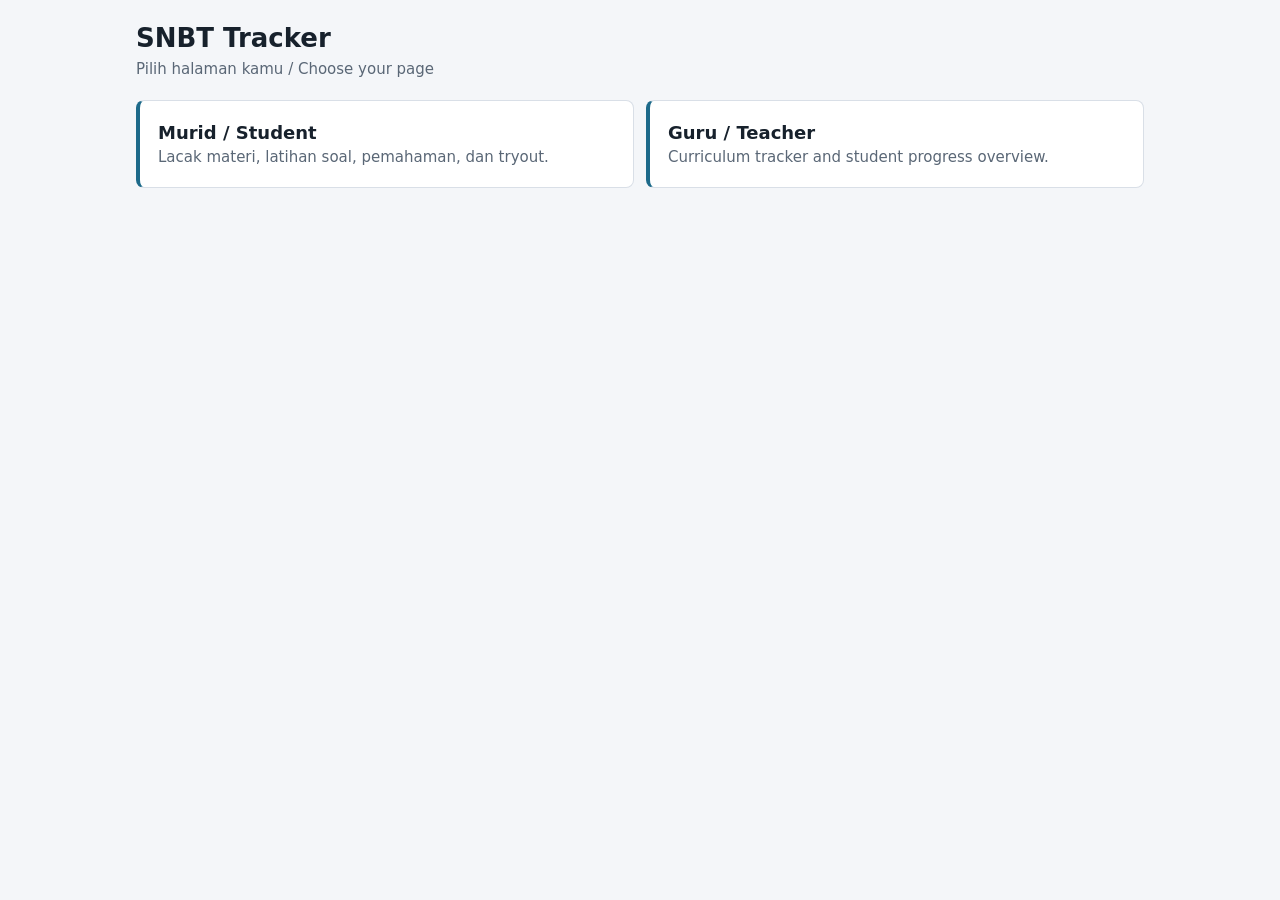
<file: index.html>
<!DOCTYPE html><html lang="id"><head><meta charset="utf-8"><meta name="viewport" content="width=device-width,initial-scale=1"><title>SNBT Tracker</title><link rel="stylesheet" href="style.css"></head>
<body><div class="wrap"><h1>SNBT Tracker</h1><p class="sub">Pilih halaman kamu / Choose your page</p>
<div class="cards"><a href="student.html"><b>Murid / Student</b><span class="sub">Lacak materi, latihan soal, pemahaman, dan tryout.</span></a>
<a href="teacher.html"><b>Guru / Teacher</b><span class="sub">Curriculum tracker and student progress overview.</span></a></div></div></body></html>
</file>
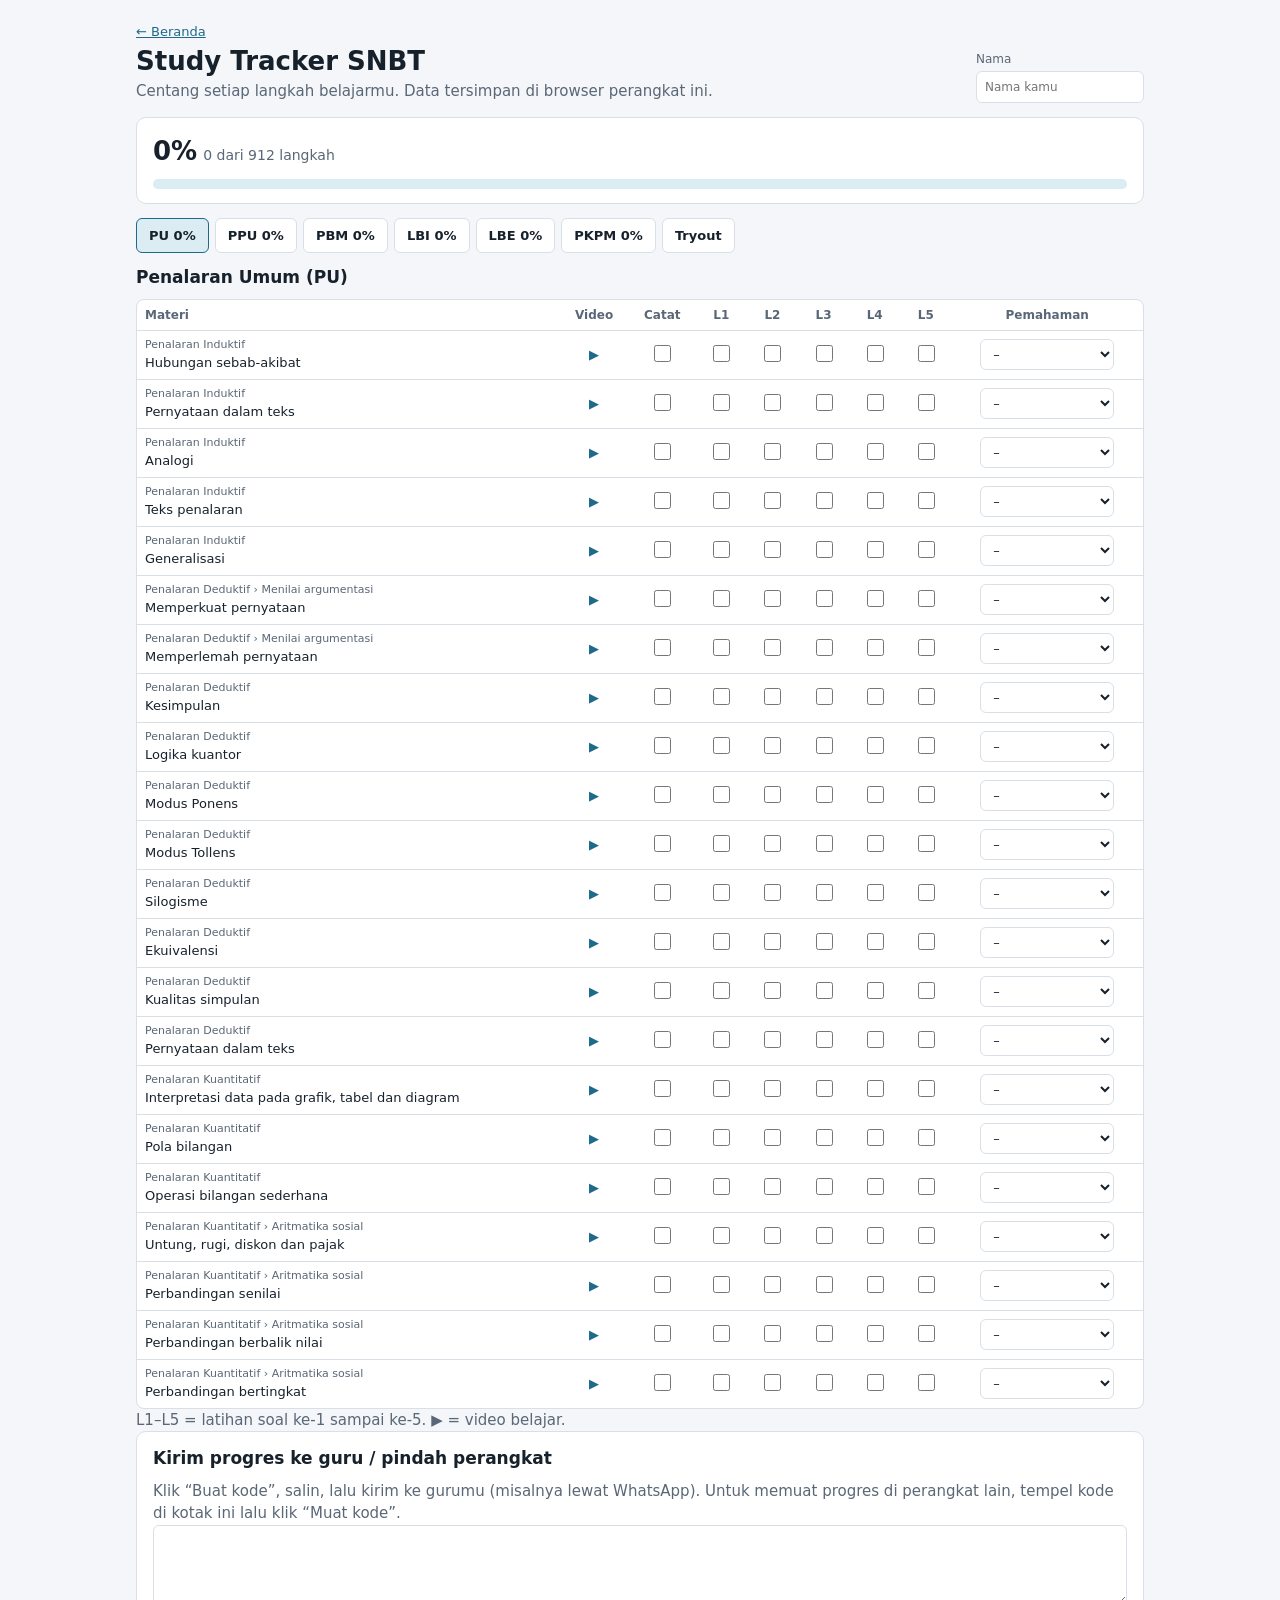
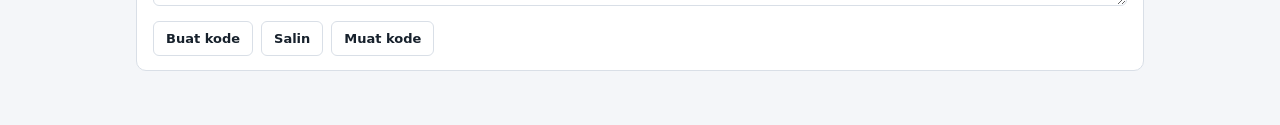
<file: student.html>
<!DOCTYPE html><html lang="id"><head><meta charset="utf-8"><meta name="viewport" content="width=device-width,initial-scale=1"><title>Study Tracker SNBT</title><link rel="stylesheet" href="style.css"></head>
<body><div class="wrap">
<header><div><a class="back" href="index.html">← Beranda</a><h1>Study Tracker SNBT</h1><p class="sub">Centang setiap langkah belajarmu. Data tersimpan di browser perangkat ini.</p></div>
<label class="fld">Nama<input id="name" placeholder="Nama kamu"></label></header>
<section class="box"><div class="big"><span id="pct">0%</span><small id="tally"></small></div><div class="bar"><div class="fill" id="fill"></div></div></section>
<div id="tabs"></div><div id="view"></div>
<section class="box"><h2 style="margin-top:0">Kirim progres ke guru / pindah perangkat</h2>
<p class="sub">Klik “Buat kode”, salin, lalu kirim ke gurumu (misalnya lewat WhatsApp). Untuk memuat progres di perangkat lain, tempel kode di kotak ini lalu klik “Muat kode”.</p>
<textarea id="code" rows="3"></textarea><div class="actions"><button id="mk">Buat kode</button><button id="cp">Salin</button><button id="ld">Muat kode</button></div></section>
</div>
<script src="data.js"></script>
<script>
var D=window.SNBT,KEY="snbt-student-v1",S={v:1,name:"",r:{},d:{},t:[]},cur="PU";
function $(i){return document.getElementById(i)}
function load(){try{var o=JSON.parse(localStorage.getItem(KEY));if(o&&o.r)S=o}catch(e){}}
function save(){try{localStorage.setItem(KEY,JSON.stringify(S))}catch(e){}}
function esc(t){return String(t).replace(/&/g,"&amp;").replace(/</g,"&lt;").replace(/>/g,"&gt;").replace(/"/g,"&quot;")}
function bits(m){for(var c=0;m;m>>=1)c+=m&1;return c}
function rw(id,i){var r=S.r[id]=S.r[id]||{};return r[i]=r[i]||[0,0,0]}
function stat(sh){var d=0,r=S.r[sh.id]||{};for(var i in r)d+=r[i][0]+bits(r[i][1]);return[d,sh.items.length*6]}
function stats(){var d=0,t=0;D.sheets.forEach(function(sh){var s=stat(sh);d+=s[0];t+=s[1];var b=$("tb-"+sh.id);if(b)b.textContent=sh.id+" "+Math.round(100*s[0]/s[1])+"%"});
 var p=Math.round(100*d/t);$("pct").textContent=p+"%";$("tally").textContent=d+" dari "+t+" langkah";$("fill").style.width=p+"%"}
function sheetView(sh){var h='<div class="tw"><table><thead><tr><th>Materi</th><th>Video</th><th>Catat</th><th>L1</th><th>L2</th><th>L3</th><th>L4</th><th>L5</th><th>Pemahaman</th></tr></thead><tbody>',r=S.r[sh.id]||{};
 sh.items.forEach(function(it,i){var a=r[i]||[0,0,0];
  h+='<tr><td>'+(it.g?'<small>'+esc(it.g)+'</small>':'')+esc(it.t)+'</td><td>'+(it.u?'<a target="_blank" rel="noopener" href="'+esc(it.u)+'">▶</a>':'')+'</td><td><input type="checkbox" data-k="n" data-i="'+i+'"'+(a[0]?' checked':'')+'></td>';
  for(var b=0;b<5;b++)h+='<td><input type="checkbox" data-k="p" data-b="'+b+'" data-i="'+i+'"'+((a[1]>>b)&1?' checked':'')+'></td>';
  h+='<td><select data-k="u" data-i="'+i+'"><option value="0">–</option>'+D.lv.map(function(l,j){return'<option value="'+(j+1)+'"'+(a[2]==j+1?' selected':'')+'>'+l+'</option>'}).join('')+'</select></td></tr>'});
 h+='</tbody></table></div><p class="sub">L1–L5 = latihan soal ke-1 sampai ke-5. ▶ = video belajar.</p>';
 if(sh.src.length)h+='<h2>Sumber belajar</h2>'+sh.src.map(function(s){return'<a href="'+esc(s[1])+'" target="_blank" rel="noopener">'+esc(s[0])+'</a>'}).join(' · ');
 if(sh.daily){var dd=S.d[sh.id]||[];h+='<h2>Challenge harian: '+esc(sh.daily[0])+'</h2><div class="days">';
  for(var k=1;k<=sh.daily[1];k++)h+='<label><input type="checkbox" data-k="d" data-i="'+k+'"'+(dd.indexOf(k)>-1?' checked':'')+'>'+k+'</label>';h+='</div>'}
 return h}
function toView(){var h='<div class="tw"><table><thead><tr><th>Nama tryout</th>'+D.to.map(function(x){return'<th>'+x[0]+'<br>('+x[1]+')</th>'}).join('')+'<th>Benar</th><th>Rata-rata</th></tr></thead><tbody>';
 S.t.forEach(function(r,i){h+='<tr><td><input data-k="tn" data-i="'+i+'" value="'+esc(r.n)+'" placeholder="mis. TO 1"></td>'+D.to.map(function(x,j){var v=r.s[j];return'<td><input type="number" min="0" max="'+x[1]+'" data-k="ts" data-i="'+i+'" data-j="'+j+'" value="'+(v==null?'':v)+'"></td>'}).join('')+'<td id="tt'+i+'"></td><td id="ta'+i+'"></td></tr>'});
 return h+'</tbody></table></div><div class="actions"><button id="addto">+ Tambah tryout</button></div><p class="sub">Isi jumlah soal yang benar untuk tiap subtes.</p>'}
function tcalc(i){var r=S.t[i],c=0,p=0,n=0;D.to.forEach(function(x,j){var v=r.s[j];if(v!=null){c+=v;p+=v/x[1];n++}});$("tt"+i).textContent=n?c:"";$("ta"+i).textContent=n?Math.round(100*p/n)+"%":""}
function draw(){while(S.t.length<5)S.t.push({n:"",s:[]});
 $("tabs").innerHTML=D.sheets.map(function(s){return'<button id="tb-'+s.id+'" data-tab="'+s.id+'"'+(s.id===cur?' class="on"':'')+'></button>'}).join('')+'<button data-tab="TO"'+(cur==="TO"?' class="on"':'')+'>Tryout</button>';
 if(cur==="TO"){$("view").innerHTML=toView();S.t.forEach(function(_,i){tcalc(i)})}
 else{var sh=D.sheets.filter(function(s){return s.id===cur})[0];$("view").innerHTML='<h2 style="margin-top:0">'+esc(sh.title)+'</h2>'+sheetView(sh)}
 $("name").value=S.name;stats()}
document.addEventListener("change",function(e){var t=e.target,k=t.dataset.k,i=t.dataset.i;
 if(k==="n"||k==="p"||k==="u"){var a=rw(cur,i);
  if(k==="n")a[0]=t.checked?1:0;
  else if(k==="p"){var b=1<<t.dataset.b;a[1]=t.checked?a[1]|b:a[1]&~b}
  else a[2]=+t.value}
 else if(k==="d"){var d=S.d[cur]=S.d[cur]||[],x=+i,q=d.indexOf(x);if(t.checked&&q<0)d.push(x);if(!t.checked&&q>-1)d.splice(q,1)}
 else if(k==="tn")S.t[i].n=t.value;
 else if(k==="ts"){S.t[i].s[t.dataset.j]=t.value===""?null:Math.max(0,Math.min(+t.max,+t.value));tcalc(i)}
 else if(t.id==="name")S.name=t.value;
 save();stats()});
document.addEventListener("click",function(e){var t=e.target;
 if(t.dataset.tab){cur=t.dataset.tab;draw()}
 else if(t.id==="addto"){S.t.push({n:"",s:[]});save();draw()}
 else if(t.id==="mk"){$("code").value=btoa(unescape(encodeURIComponent(JSON.stringify(S))))}
 else if(t.id==="cp"){var c=$("code");c.select();if(navigator.clipboard)navigator.clipboard.writeText(c.value);else document.execCommand("copy")}
 else if(t.id==="ld"){try{var o=JSON.parse(decodeURIComponent(escape(atob($("code").value.trim()))));
  if(o&&o.r&&confirm("Ganti progres di perangkat ini dengan kode ini?")){S=o;S.d=S.d||{};S.t=S.t||[];save();draw()}}catch(x){alert("Kode tidak valid.")}}});
load();draw();
</script></body></html>
</file>
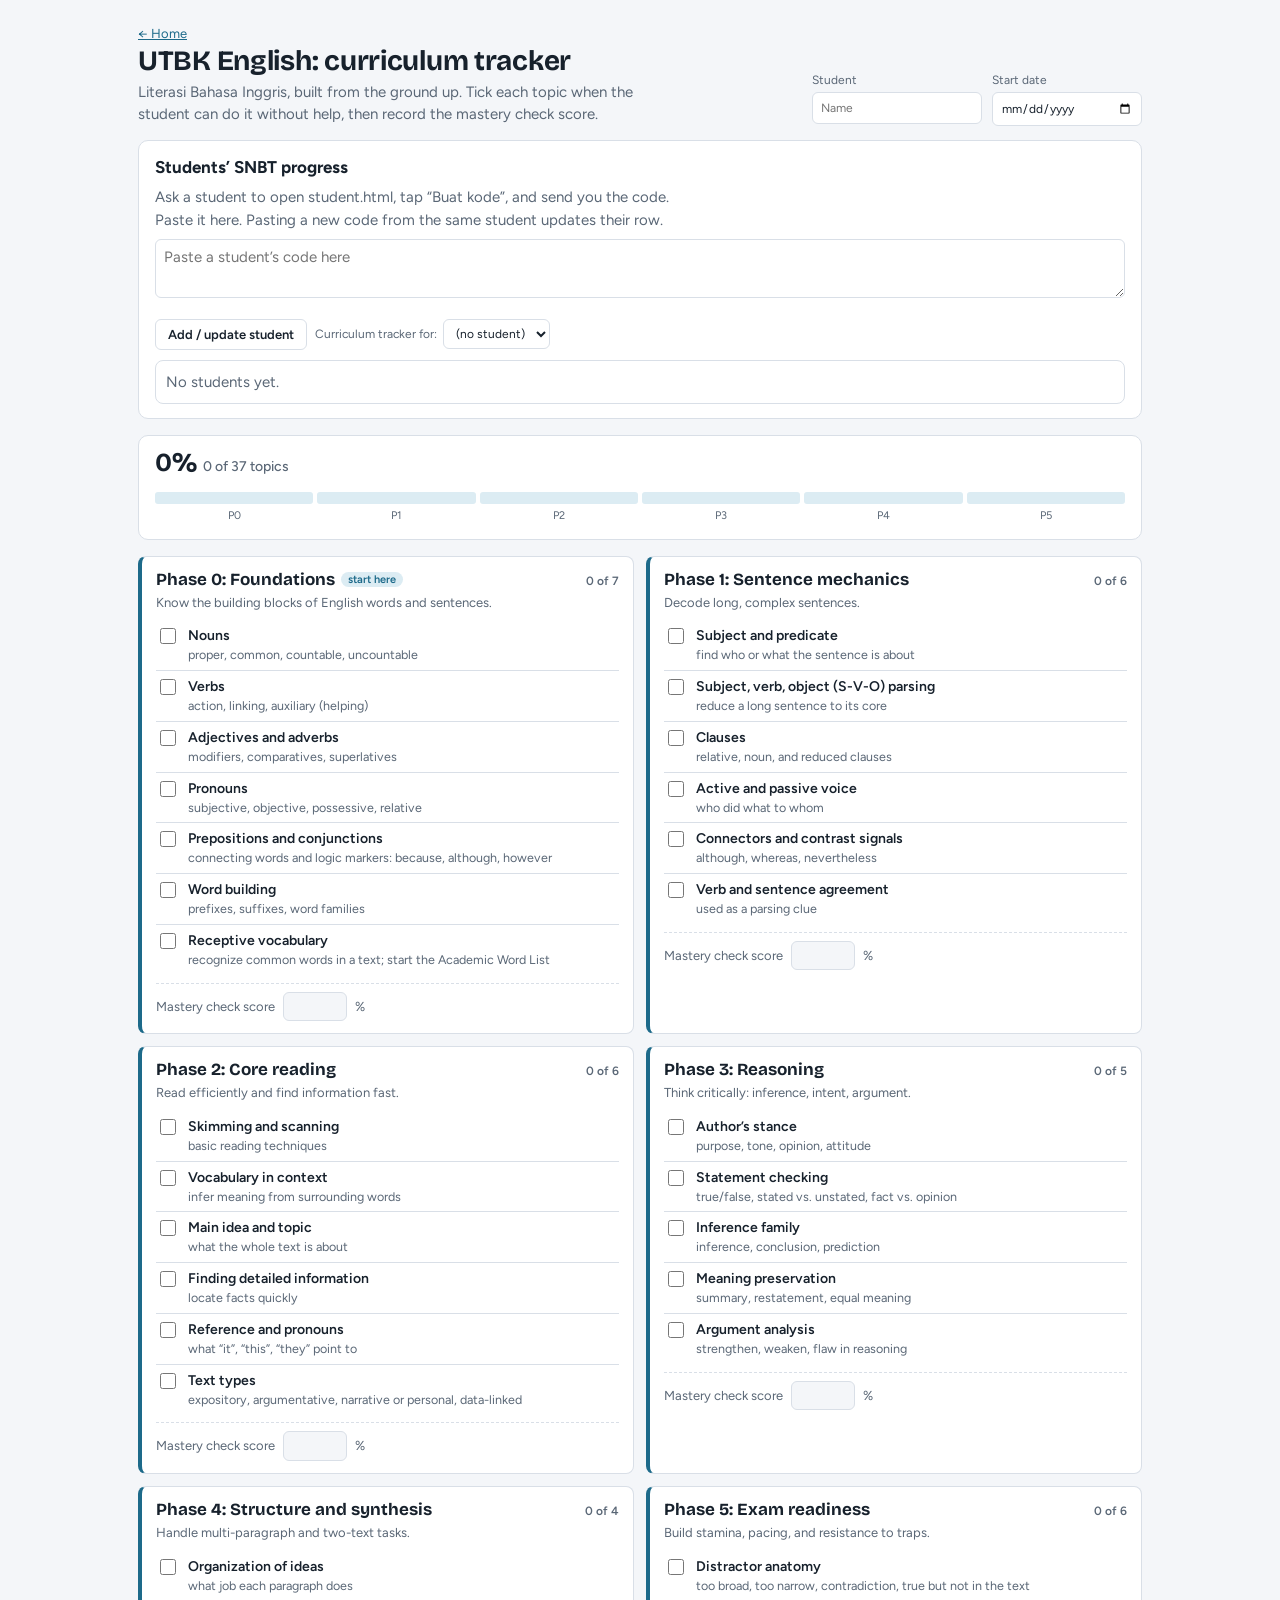
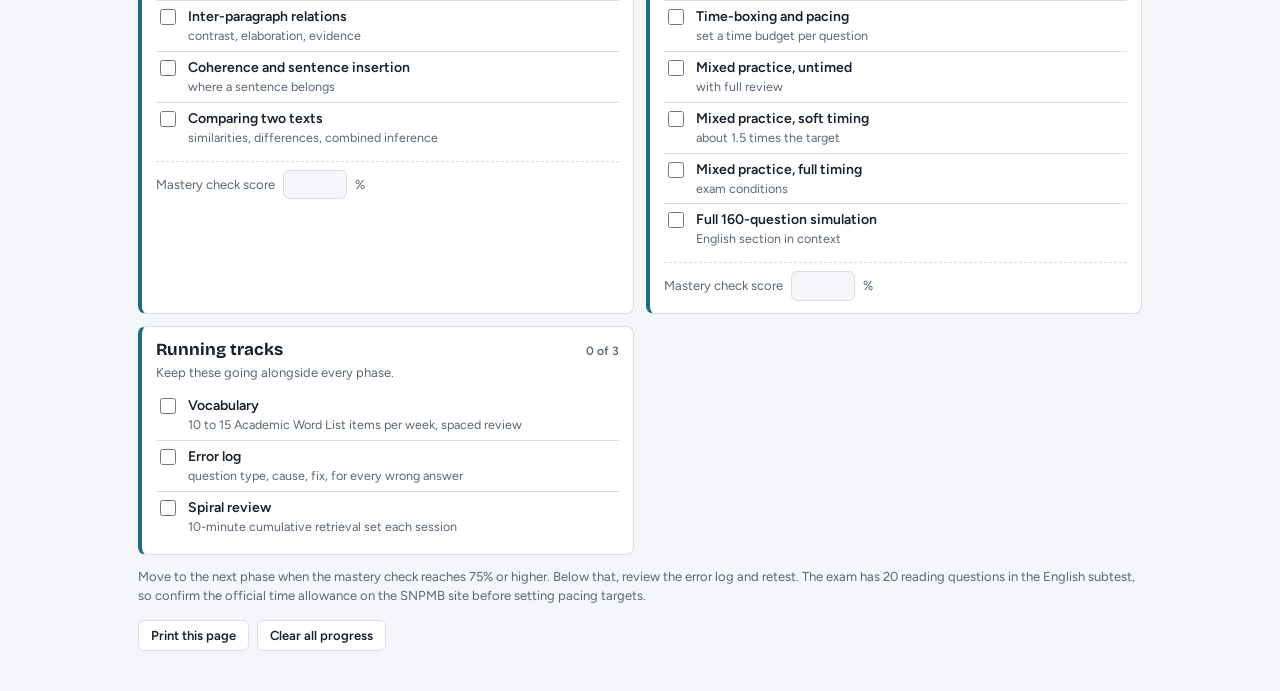
<file: teacher.html>
<!DOCTYPE html>
<html lang="en">
<head>
<meta charset="utf-8">
<meta name="viewport" content="width=device-width, initial-scale=1, viewport-fit=cover">
<title>UTBK English Curriculum Tracker</title>
<link rel="stylesheet" href="style.css"><link rel="preconnect" href="https://fonts.googleapis.com">
<link href="https://fonts.googleapis.com/css2?family=Bricolage+Grotesque:wght@600;700&family=Figtree:wght@400;500;600&display=swap" rel="stylesheet">
<style>
:root{
  box-sizing:border-box;
  padding-top:env(safe-area-inset-top,0px);
  padding-bottom:env(safe-area-inset-bottom,0px);
  color-scheme:light;
  --bg:#f4f6f9; --surface:#ffffff; --ink:#17212c; --muted:#5a6776; --line:#d9dfe7;
  --accent:#1d6a8a; --accent-soft:#dcecf3; --done:#2f7d52; --warn:#b4531f;
}
@media (prefers-color-scheme: dark){
  :root:not([data-theme="light"]){
    color-scheme:dark;
    --bg:#10161d; --surface:#18212b; --ink:#e8edf2; --muted:#9aa8b6; --line:#2b3745;
    --accent:#5eb3d1; --accent-soft:#1c3340; --done:#5cc08a; --warn:#e58a55;
  }
}
:root[data-theme="dark"]{
  color-scheme:dark;
  --bg:#10161d; --surface:#18212b; --ink:#e8edf2; --muted:#9aa8b6; --line:#2b3745;
  --accent:#5eb3d1; --accent-soft:#1c3340; --done:#5cc08a; --warn:#e58a55;
}
html{height:100%;scroll-padding-top:env(safe-area-inset-top,0px)}
*,*::before,*::after{box-sizing:border-box}
body{margin:0;background:var(--bg);color:var(--ink);font:400 15px/1.5 Figtree,system-ui,-apple-system,"Segoe UI",sans-serif}
.wrap{max-width:1040px;margin:0 auto;padding:22px 18px 40px}
header{display:flex;flex-wrap:wrap;gap:14px 28px;align-items:flex-end;justify-content:space-between;margin-bottom:14px}
h1{font:700 28px/1.15 "Bricolage Grotesque",Figtree,system-ui,sans-serif;margin:0 0 4px;letter-spacing:-.01em}
.sub{margin:0;color:var(--muted);max-width:52ch}
.meta{display:flex;gap:10px;flex-wrap:wrap}
.meta label{display:flex;flex-direction:column;font-size:12px;color:var(--muted);gap:3px}
.meta input{font:inherit;color:var(--ink);background:var(--surface);border:1px solid var(--line);border-radius:6px;padding:6px 8px;width:170px}
.meta input[type=date]{width:150px}
.overall{background:var(--surface);border:1px solid var(--line);border-radius:10px;padding:14px 16px;margin-bottom:16px}
.overall-top{display:flex;justify-content:space-between;align-items:baseline;margin-bottom:8px;flex-wrap:wrap;gap:6px}
.big{font:700 26px/1 "Bricolage Grotesque",Figtree,sans-serif}
.big small{font:500 14px Figtree,sans-serif;color:var(--muted);margin-left:6px}
.seg{display:flex;gap:4px}
.seg div{flex:1;min-width:0}
.seg .bar{height:12px;background:var(--accent-soft);border-radius:3px;overflow:hidden}
.seg .fill{height:100%;background:var(--accent);width:0;transition:width .25s}
.seg .bar.full .fill{background:var(--done)}
.seg span{display:block;font-size:11px;color:var(--muted);margin-top:4px;text-align:center}
.grid{display:grid;grid-template-columns:repeat(2,minmax(0,1fr));gap:12px}
@media (max-width:760px){.grid{grid-template-columns:1fr}.meta input{width:100%}}
.card{background:var(--surface);border:1px solid var(--line);border-left:4px solid var(--accent);border-radius:8px;padding:12px 14px 12px}
.card.complete{border-left-color:var(--done)}
.card h2{font:700 17px/1.25 "Bricolage Grotesque",Figtree,sans-serif;margin:0;display:flex;justify-content:space-between;gap:8px;align-items:baseline}
.card h2 .cnt{font:600 12px Figtree,sans-serif;color:var(--muted);white-space:nowrap}
.goal{margin:3px 0 8px;font-size:13px;color:var(--muted)}
.start{font:600 11px Figtree,sans-serif;color:var(--accent);background:var(--accent-soft);padding:1px 7px;border-radius:99px;margin-left:6px;vertical-align:2px}
ul{list-style:none;margin:0;padding:0}
li label{display:flex;gap:9px;align-items:flex-start;padding:5px 0;cursor:pointer;border-top:1px solid var(--line)}
li:first-child label{border-top:0}
li input{margin-top:3px;width:16px;height:16px;accent-color:var(--done);flex:none}
li b{font-weight:600;display:block;font-size:14px}
li em{font-style:normal;color:var(--muted);font-size:12.5px;display:block}
li input:checked + span b{color:var(--muted);text-decoration:line-through;text-decoration-thickness:1px}
.score{display:flex;align-items:center;gap:8px;margin-top:8px;padding-top:8px;border-top:1px dashed var(--line);font-size:13px;color:var(--muted)}
.score input{width:64px;font:inherit;color:var(--ink);background:var(--bg);border:1px solid var(--line);border-radius:6px;padding:4px 6px}
.score .ok{color:var(--done);font-weight:600}
.score .low{color:var(--warn);font-weight:600}
.rules{margin-top:12px;font-size:13px;color:var(--muted)}
.actions{margin-top:14px;display:flex;gap:8px;flex-wrap:wrap}
button{font:600 13px Figtree,sans-serif;color:var(--ink);background:var(--surface);border:1px solid var(--line);border-radius:6px;padding:7px 12px;cursor:pointer}
button:hover{border-color:var(--accent)}
:focus-visible{outline:2px solid var(--accent);outline-offset:2px}
@media print{
  body{background:#fff;color:#000;font-size:11px}
  .wrap{padding:0;max-width:none}
  .actions,.start{display:none}
  .card,.overall{break-inside:avoid;border-color:#999}
  .grid{gap:7px}
  li label{padding:2px 0}
  h1{font-size:20px}
}
</style>
</head>
<body>
<div class="wrap">
  <header>
    <div>
      <a class="back" href="index.html">← Home</a><h1>UTBK English: curriculum tracker</h1>
      <p class="sub">Literasi Bahasa Inggris, built from the ground up. Tick each topic when the student can do it without help, then record the mastery check score.</p>
    </div>
    <div class="meta">
      <label>Student<input id="name" type="text" placeholder="Name"></label>
      <label>Start date<input id="start" type="date"></label>
    </div>
  </header>

  <section class="overall" id="roster">
    <h2 style="margin:0 0 6px;font-size:17px">Students’ SNBT progress</h2>
    <p class="sub" style="margin-bottom:8px">Ask a student to open student.html, tap “Buat kode”, and send you the code. Paste it here. Pasting a new code from the same student updates their row.</p>
    <textarea id="rc" rows="2" placeholder="Paste a student’s code here"></textarea>
    <div class="actions"><button id="radd" type="button">Add / update student</button>
    <label class="fld" style="flex-direction:row;align-items:center;gap:6px">Curriculum tracker for: <select id="who"></select></label></div>
    <div class="tw" id="rt" style="margin-top:10px"></div>
  </section>

  <section class="overall" aria-label="Overall progress">
    <div class="overall-top">
      <div class="big"><span id="pct">0%</span><small id="tally">0 of 0 topics</small></div>
    </div>
    <div class="seg" id="seg"></div>
  </section>

  <main class="grid" id="grid"></main>

  <p class="rules">Move to the next phase when the mastery check reaches 75% or higher. Below that, review the error log and retest. The exam has 20 reading questions in the English subtest, so confirm the official time allowance on the SNPMB site before setting pacing targets.</p>

  <div class="actions">
    <button id="print" type="button">Print this page</button>
    <button id="reset" type="button">Clear all progress</button>
  </div>
</div>

<script>
var PHASES = [
  {n:"Phase 0: Foundations", goal:"Know the building blocks of English words and sentences.", start:true, items:[
    ["Nouns","proper, common, countable, uncountable"],
    ["Verbs","action, linking, auxiliary (helping)"],
    ["Adjectives and adverbs","modifiers, comparatives, superlatives"],
    ["Pronouns","subjective, objective, possessive, relative"],
    ["Prepositions and conjunctions","connecting words and logic markers: because, although, however"],
    ["Word building","prefixes, suffixes, word families"],
    ["Receptive vocabulary","recognize common words in a text; start the Academic Word List"]
  ]},
  {n:"Phase 1: Sentence mechanics", goal:"Decode long, complex sentences.", items:[
    ["Subject and predicate","find who or what the sentence is about"],
    ["Subject, verb, object (S-V-O) parsing","reduce a long sentence to its core"],
    ["Clauses","relative, noun, and reduced clauses"],
    ["Active and passive voice","who did what to whom"],
    ["Connectors and contrast signals","although, whereas, nevertheless"],
    ["Verb and sentence agreement","used as a parsing clue"]
  ]},
  {n:"Phase 2: Core reading", goal:"Read efficiently and find information fast.", items:[
    ["Skimming and scanning","basic reading techniques"],
    ["Vocabulary in context","infer meaning from surrounding words"],
    ["Main idea and topic","what the whole text is about"],
    ["Finding detailed information","locate facts quickly"],
    ["Reference and pronouns","what “it”, “this”, “they” point to"],
    ["Text types","expository, argumentative, narrative or personal, data-linked"]
  ]},
  {n:"Phase 3: Reasoning", goal:"Think critically: inference, intent, argument.", items:[
    ["Author’s stance","purpose, tone, opinion, attitude"],
    ["Statement checking","true/false, stated vs. unstated, fact vs. opinion"],
    ["Inference family","inference, conclusion, prediction"],
    ["Meaning preservation","summary, restatement, equal meaning"],
    ["Argument analysis","strengthen, weaken, flaw in reasoning"]
  ]},
  {n:"Phase 4: Structure and synthesis", goal:"Handle multi-paragraph and two-text tasks.", items:[
    ["Organization of ideas","what job each paragraph does"],
    ["Inter-paragraph relations","contrast, elaboration, evidence"],
    ["Coherence and sentence insertion","where a sentence belongs"],
    ["Comparing two texts","similarities, differences, combined inference"]
  ]},
  {n:"Phase 5: Exam readiness", goal:"Build stamina, pacing, and resistance to traps.", items:[
    ["Distractor anatomy","too broad, too narrow, contradiction, true but not in the text"],
    ["Time-boxing and pacing","set a time budget per question"],
    ["Mixed practice, untimed","with full review"],
    ["Mixed practice, soft timing","about 1.5 times the target"],
    ["Mixed practice, full timing","exam conditions"],
    ["Full 160-question simulation","English section in context"]
  ]},
  {n:"Running tracks", goal:"Keep these going alongside every phase.", items:[
    ["Vocabulary","10 to 15 Academic Word List items per week, spaced review"],
    ["Error log","question type, cause, fix, for every wrong answer"],
    ["Spiral review","10-minute cumulative retrieval set each session"]
  ], noScore:true}
];

var KEY = "utbk-english-tracker-v1"; var CUR=""; try{CUR=localStorage.getItem("snbt-cur")||""}catch(e){} function K(){return KEY+(CUR?":"+CUR:"")}
var S = {c:{}, s:{}, name:"", start:""};

function load(){
  try{
    var raw = localStorage.getItem(K());
    if(raw){ var o = JSON.parse(raw); S.c=o.c||{}; S.s=o.s||{}; S.name=o.name||""; S.start=o.start||""; }
  }catch(e){}
}
function save(){
  try{ localStorage.setItem(K(), JSON.stringify(S)); }catch(e){}
}
function esc(t){ return String(t).replace(/&/g,"&amp;").replace(/</g,"&lt;").replace(/>/g,"&gt;"); }

function build(){
  var g = document.getElementById("grid"), seg = document.getElementById("seg"), h = "", sh = "";
  PHASES.forEach(function(p,i){
    h += '<section class="card" id="card'+i+'"><h2><span>'+esc(p.n)+(p.start?'<span class="start">start here</span>':'')+'</span><span class="cnt" id="cnt'+i+'"></span></h2>';
    h += '<p class="goal">'+esc(p.goal)+'</p><ul>';
    p.items.forEach(function(it,j){
      var id = i+"-"+j;
      h += '<li><label><input type="checkbox" data-id="'+id+'"><span><b>'+esc(it[0])+'</b><em>'+esc(it[1])+'</em></span></label></li>';
    });
    h += '</ul>';
    if(!p.noScore){
      h += '<div class="score"><label for="sc'+i+'">Mastery check score</label><input id="sc'+i+'" type="number" min="0" max="100" inputmode="numeric" data-score="'+i+'"><span>%</span><span id="st'+i+'"></span></div>';
    }
    h += '</section>';
    if(!p.noScore){
      sh += '<div><div class="bar" id="bar'+i+'"><div class="fill" id="fill'+i+'"></div></div><span>P'+i+'</span></div>';
    }
  });
  g.innerHTML = h; seg.innerHTML = sh;
}

function refresh(){
  var total=0, done=0;
  document.getElementById("name").value = S.name;
  document.getElementById("start").value = S.start;
  PHASES.forEach(function(p,i){
    var n=p.items.length, d=0;
    p.items.forEach(function(_,j){
      var id=i+"-"+j, cb=document.querySelector('input[data-id="'+id+'"]');
      cb.checked = !!S.c[id];
      if(S.c[id]) d++;
    });
    total+=n; done+=d;
    document.getElementById("cnt"+i).textContent = d+" of "+n;
    document.getElementById("card"+i).classList.toggle("complete", d===n);
    var fill=document.getElementById("fill"+i);
    if(fill){
      fill.style.width = (100*d/n)+"%";
      document.getElementById("bar"+i).classList.toggle("full", d===n);
    }
    var sc=document.getElementById("sc"+i);
    if(sc){
      var v=S.s[i]; sc.value = (v===undefined?"":v);
      var st=document.getElementById("st"+i);
      if(v===undefined||v===""){ st.textContent=""; st.className=""; }
      else if(Number(v)>=75){ st.textContent="Ready for the next phase"; st.className="ok"; }
      else { st.textContent="Review and retest"; st.className="low"; }
    }
  });
  document.getElementById("pct").textContent = Math.round(100*done/total)+"%";
  document.getElementById("tally").textContent = done+" of "+total+" topics";
}

document.addEventListener("change", function(e){
  var t=e.target;
  if(t.dataset.id){ if(t.checked) S.c[t.dataset.id]=1; else delete S.c[t.dataset.id]; }
  else if(t.dataset.score!==undefined){
    var v=t.value.trim();
    if(v===""){ delete S.s[t.dataset.score]; } else { S.s[t.dataset.score]=Math.max(0,Math.min(100,Number(v))); }
  }
  else if(t.id==="name"){ S.name=t.value; }
  else if(t.id==="start"){ S.start=t.value; }
  save(); refresh();
});
document.getElementById("print").addEventListener("click", function(){ window.print(); });
document.getElementById("reset").addEventListener("click", function(){
  if(confirm("Clear all ticks, scores, and details on this device?")){
    S={c:{},s:{},name:"",start:""}; save(); refresh();
  }
});

load(); build(); refresh();
</script>
<script src="data.js"></script>
<script>
var D=window.SNBT,RK="snbt-roster-v1",R={};
try{R=JSON.parse(localStorage.getItem(RK))||{}}catch(e){}
function bits(m){for(var c=0;m;m>>=1)c+=m&1;return c}
function rsave(){try{localStorage.setItem(RK,JSON.stringify(R))}catch(e){}}
function rrender(){
 var h='<table><thead><tr><th>Student</th><th>Total</th>'+D.sheets.map(function(s){return'<th>'+s.id+'</th>'}).join('')+'<th>Latest tryout</th><th>Needs attention</th><th></th></tr></thead><tbody>';
 Object.keys(R).forEach(function(n){var o=R[n],d=0,t=0,cells="",weak=[],to="";
  D.sheets.forEach(function(s){var r=(o.r||{})[s.id]||{},sd=0;
   s.items.forEach(function(it,i){var a=r[i];if(!a)return;sd+=a[0]+bits(a[1]);if(a[2]==1||a[2]==2)weak.push(s.id+": "+it.t)});
   d+=sd;t+=s.items.length*6;cells+='<td>'+Math.round(100*sd/(s.items.length*6))+'%</td>'});
  (o.t||[]).forEach(function(r){var p=0,c=0;D.to.forEach(function(x,j){var v=(r.s||[])[j];if(v!=null){p+=v/x[1];c++}});if(c)to=(r.n||"TO")+": "+Math.round(100*p/c)+"%"});
  h+='<tr><td>'+esc(n)+'</td><td><b>'+Math.round(100*d/t)+'%</b></td>'+cells+'<td>'+esc(to)+'</td><td>'+(weak.length?'<details><summary>'+weak.length+' topics</summary><small>'+weak.map(function(w){return esc(w)}).join('<br>')+'</small></details>':'–')+'</td><td><button type="button" data-del="'+encodeURIComponent(n)+'">Remove</button></td></tr>'});
 document.getElementById("rt").innerHTML=Object.keys(R).length?h+'</tbody></table>':'<p class="sub" style="padding:10px">No students yet.</p>';
 document.getElementById("who").innerHTML='<option value="">(no student)</option>'+Object.keys(R).map(function(n){return'<option'+(n===CUR?' selected':'')+'>'+esc(n)+'</option>'}).join('')}
document.getElementById("radd").addEventListener("click",function(){
 try{var o=JSON.parse(decodeURIComponent(escape(atob(document.getElementById("rc").value.trim()))));if(!o.r)throw 0;
  R[(o.name||"").trim()||"No name"]=o;rsave();document.getElementById("rc").value="";rrender()}
 catch(e){alert("This code is not valid. Ask the student to create a new one.")}});
document.getElementById("who").addEventListener("change",function(){CUR=this.value;try{localStorage.setItem("snbt-cur",CUR)}catch(e){}
 S={c:{},s:{},name:CUR,start:""};load();refresh()});
document.addEventListener("click",function(e){var n=e.target.dataset.del;
 if(n!==undefined&&confirm("Remove this student from the list?")){delete R[decodeURIComponent(n)];rsave();rrender()}});
rrender();
</script>
</body>
</html>
</file>
<file: style.css>
:root{--bg:#f4f6f9;--surface:#fff;--ink:#17212c;--muted:#5a6776;--line:#d9dfe7;--accent:#1d6a8a;--accent-soft:#dcecf3;--done:#2f7d52;--warn:#b4531f;color-scheme:light dark}
@media(prefers-color-scheme:dark){:root{--bg:#10161d;--surface:#18212b;--ink:#e8edf2;--muted:#9aa8b6;--line:#2b3745;--accent:#5eb3d1;--accent-soft:#1c3340;--done:#5cc08a;--warn:#e58a55}}
*{box-sizing:border-box}
body{margin:0;background:var(--bg);color:var(--ink);font:15px/1.5 system-ui,-apple-system,"Segoe UI",sans-serif}
.wrap{max-width:1040px;margin:0 auto;padding:20px 16px 40px}
header{display:flex;flex-wrap:wrap;gap:12px 24px;justify-content:space-between;align-items:flex-end;margin-bottom:14px}
h1{font-size:26px;line-height:1.15;margin:4px 0}
h2{font-size:17px;margin:18px 0 8px}
.sub{margin:0;color:var(--muted)}
.back{font-size:13px;color:var(--accent)}
.fld{display:flex;flex-direction:column;font-size:12px;color:var(--muted);gap:3px}
input,select,textarea,button{font:inherit;color:var(--ink);background:var(--surface);border:1px solid var(--line);border-radius:6px;padding:6px 8px}
textarea{width:100%}
button{font-weight:600;font-size:13px;cursor:pointer;padding:7px 12px}
button:hover,button.on{border-color:var(--accent)}
button.on{background:var(--accent-soft)}
.box{background:var(--surface);border:1px solid var(--line);border-radius:10px;padding:14px 16px;margin:0 0 14px}
.big{font-size:26px;font-weight:700}
.big small{font-size:14px;font-weight:500;color:var(--muted);margin-left:6px}
.bar{height:10px;background:var(--accent-soft);border-radius:5px;overflow:hidden;margin-top:8px}
.fill{height:100%;width:0;background:var(--accent);transition:width .25s}
#tabs{display:flex;gap:6px;flex-wrap:wrap;margin-bottom:12px}
.tw{overflow-x:auto;background:var(--surface);border:1px solid var(--line);border-radius:8px}
table{border-collapse:collapse;width:100%;min-width:640px}
th,td{padding:6px 8px;border-top:1px solid var(--line);text-align:center;font-size:13px}
th{font-size:12px;color:var(--muted);border-top:0}
td:first-child,th:first-child{text-align:left;min-width:170px}
td small{display:block;color:var(--muted);font-size:11px}
td input[type=checkbox]{width:17px;height:17px;accent-color:var(--done)}
td input[type=number]{width:60px}
td a{color:var(--accent);text-decoration:none;font-weight:700}
.days{display:flex;flex-wrap:wrap;gap:6px}
.days label{display:flex;gap:4px;align-items:center;font-size:13px;border:1px solid var(--line);border-radius:6px;padding:3px 7px;background:var(--surface)}
.actions{display:flex;gap:8px;flex-wrap:wrap;margin-top:8px;align-items:center}
.cards{display:grid;grid-template-columns:repeat(auto-fit,minmax(240px,1fr));gap:12px;margin-top:20px}
.cards a{display:block;padding:18px;background:var(--surface);border:1px solid var(--line);border-left:4px solid var(--accent);border-radius:8px;color:var(--ink);text-decoration:none}
.cards b{display:block;font-size:18px}
</file>
